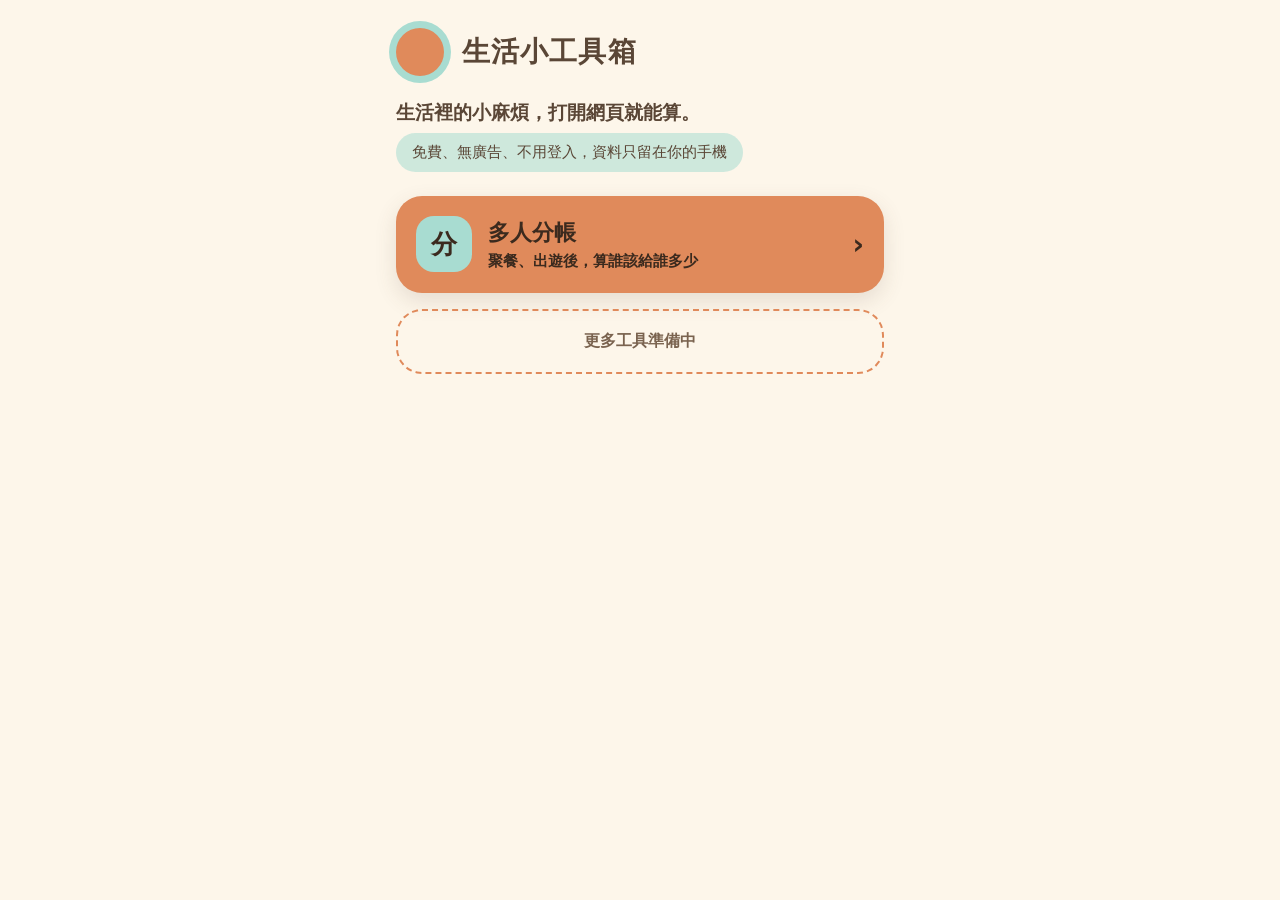
<file: index.html>
<!doctype html>
<html lang="zh-Hant">
<head>
<meta charset="utf-8">
<meta name="viewport" content="width=device-width, initial-scale=1">
<meta name="color-scheme" content="light">
<title>小工具箱</title>
<link rel="stylesheet" href="shared/shell.css?v=20261121222228">
<style>
.home{max-width:520px;margin:0 auto;padding:28px 16px 0}
.logo{width:48px;height:48px;border-radius:50%;background:var(--org);box-shadow:0 0 0 7px var(--mint);flex:none}
.top{display:flex;align-items:center;gap:18px;margin-bottom:22px}
.top h1{font-size:28px;font-weight:800;letter-spacing:.04em;line-height:1.2}
.tag{font-size:19px;font-weight:700;line-height:1.5;margin-bottom:6px}
.pill{display:inline-block;background:rgba(168,220,209,.55);border-radius:999px;padding:8px 16px;font-size:15px;margin-bottom:24px}
.tool{display:flex;align-items:center;gap:16px;text-decoration:none;background:var(--org);color:var(--on-org);border-radius:26px;padding:20px;box-shadow:0 8px 22px rgba(90,70,54,.14);margin-bottom:16px}
.tool .ico{width:56px;height:56px;border-radius:18px;background:var(--mint);display:grid;place-items:center;font-size:26px;font-weight:800;flex:none}
.tool b{display:block;font-size:22px}
.tool span{font-size:15px;font-weight:600}
.tool .go{margin-left:auto;font-size:28px;font-weight:800}
.soon{border:2px dashed var(--org);border-radius:26px;padding:18px;text-align:center;color:var(--muted);font-weight:700}
</style>
</head>
<body>
<main class="home" id="main">
  <div class="top"><span class="logo" aria-hidden="true"></span><h1 data-brand>小工具箱</h1></div>
  <p class="tag">生活裡的小麻煩，打開網頁就能算。</p>
  <p class="pill">免費、無廣告、不用登入，資料只留在你的手機</p>
  <a class="tool" href="split/index.html">
    <span class="ico" aria-hidden="true">分</span>
    <span><b>多人分帳</b><span>聚餐、出遊後，算誰該給誰多少</span></span>
    <span class="go" aria-hidden="true">&rsaquo;</span>
  </a>
  <p class="soon">更多工具準備中</p>
</main>
<noscript><p style="padding:16px">需要開啟 JavaScript 才能使用。</p></noscript>
<script type="module">
import { BRAND } from './shared/shell.js';
document.title = BRAND;
</script>
</body>
</html>
</file>
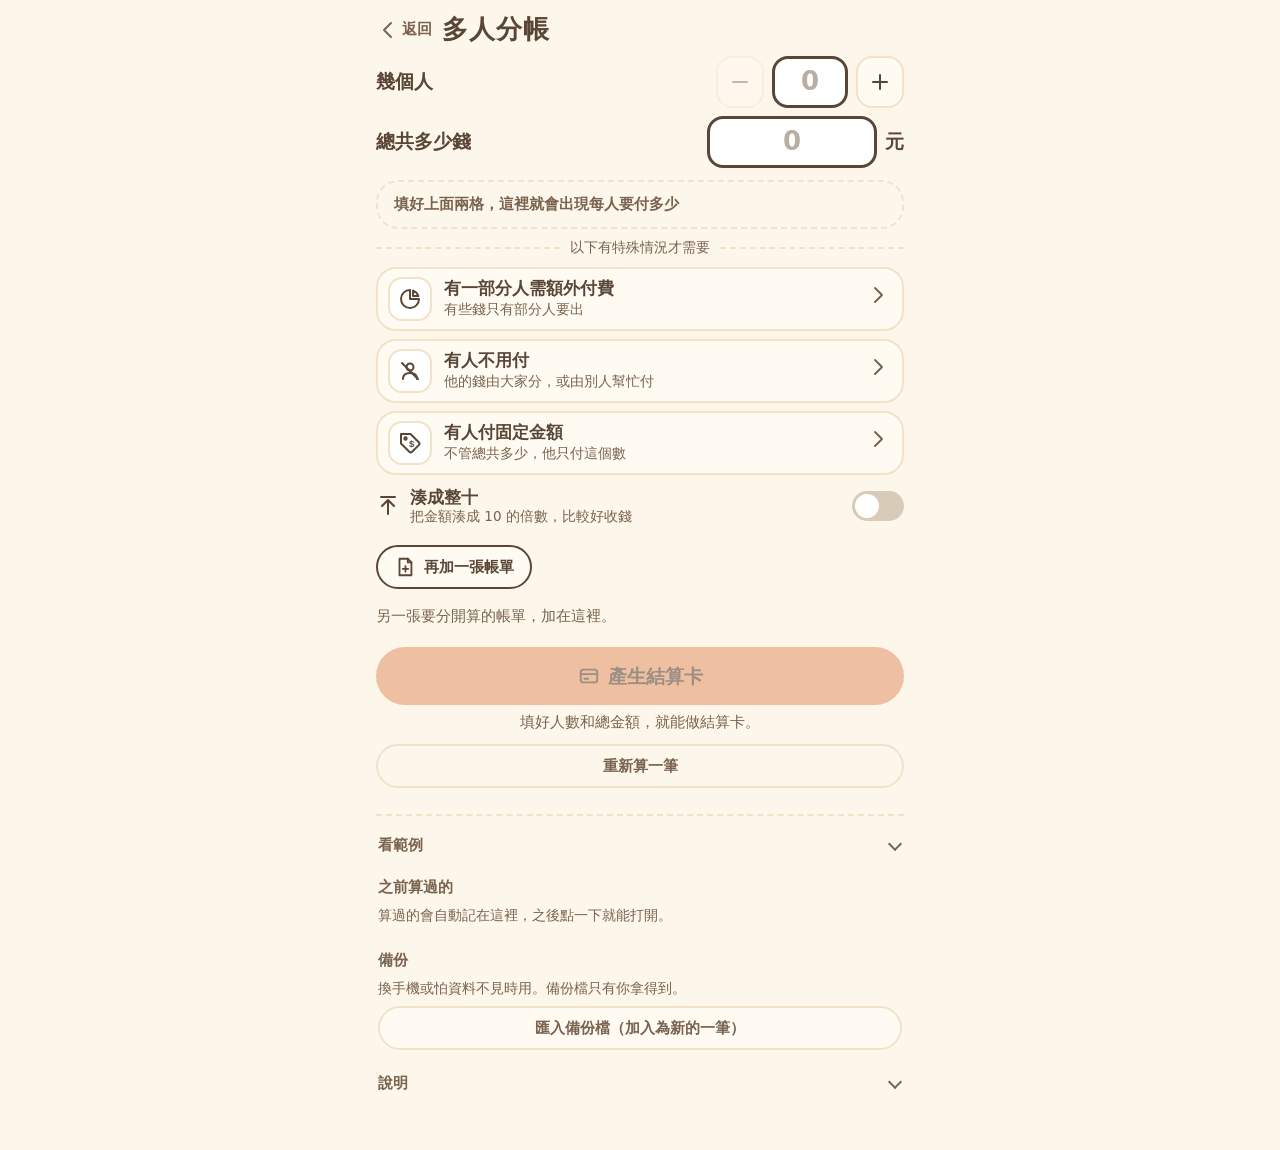
<file: split/index.html>
<!doctype html>
<html lang="zh-Hant">
<head>
<meta charset="utf-8">
<meta name="viewport" content="width=device-width, initial-scale=1">
<meta name="color-scheme" content="light">
<meta name="description" content="聚餐、出遊現場輸入人數和金額，立刻算出每人多少。不用下載、不用登入、沒有廣告，資料只留在你的手機。">
<title>多人分帳</title>
<link rel="stylesheet" href="../shared/shell.css?v=20261121222228">
<link rel="stylesheet" href="split.css?v=20261121222228">
</head>
<body>
<a class="skip" href="#main">跳到主要內容</a>
<div id="app"></div>
<noscript><p style="padding:16px">需要開啟 JavaScript 才能使用。</p></noscript>
<div id="toast" role="status" aria-live="polite"></div>

<dialog id="dlgText" aria-labelledby="dtTitle">
  <form method="dialog" id="dtForm" novalidate>
    <div class="dlg-head"><h2 id="dtTitle"></h2><button type="button" class="dlg-x" data-close aria-label="關閉">&times;</button></div>
    <div class="dlg-body">
      <p id="dtNote" class="dlg-note" hidden></p>
      <label for="dtInput" id="dtLabel" class="lbl"></label>
      <input id="dtInput" type="text" autocomplete="off" maxlength="40">
      <div class="field" id="dtDateWrap" hidden style="margin-top:12px">
        <label for="dtDate">活動日期</label>
        <input id="dtDate" type="date">
      </div>
      <p id="dtErr" class="err" role="alert" hidden></p>
    </div>
    <div class="dlg-foot">
      <button type="button" class="btn danger" id="dtRemove" hidden>移除</button>
      <button type="button" class="btn ghost" data-close>取消</button>
      <button type="submit" class="btn primary" id="dtOk">確定</button>
    </div>
  </form>
</dialog>

<dialog id="dlgTwo" class="top" aria-labelledby="twTitle" aria-describedby="twBody">
  <form method="dialog" id="twForm" novalidate>
    <div class="dlg-head"><h2 id="twTitle">一次只能算一種情況</h2><button type="button" class="dlg-x" data-close aria-label="關閉">&times;</button></div>
    <div class="dlg-body"><p id="twBody">要兩種一起算，需要先有名單，才分得出是哪幾個人。</p></div>
    <div class="dlg-foot stack">
      <button type="button" class="btn primary" id="twBoth">兩種一起算（建立名單）</button>
      <button type="button" class="btn ghost" id="twOnly">只算新的這一種</button>
      <button type="button" class="btn ghost" data-close id="twCancel">取消</button>
    </div>
  </form>
</dialog>

<dialog id="dlgName" class="top" aria-labelledby="nmTitle">
  <form method="dialog" id="nmForm" novalidate>
    <div class="dlg-head"><h2 id="nmTitle">改名字</h2><button type="button" class="dlg-x" data-close aria-label="關閉">&times;</button></div>
    <div class="dlg-body">
      <label for="nmInput" class="lbl">名字（最多 12 字）</label>
      <input id="nmInput" type="text" autocomplete="off" maxlength="12" enterkeyhint="done">
      <p id="nmNote" class="dlg-hint"></p>
    </div>
    <div class="dlg-foot">
      <button type="button" class="btn ghost" data-close>取消</button>
      <button type="submit" class="btn primary" id="nmOk">確定</button>
    </div>
  </form>
</dialog>

<dialog id="dlgConfirm" aria-labelledby="dcTitle" aria-describedby="dcBody">
  <form method="dialog">
    <div class="dlg-head"><h2 id="dcTitle"></h2></div>
    <div class="dlg-body"><p id="dcBody"></p></div>
    <div class="dlg-foot">
      <button type="button" class="btn ghost" data-close id="dcCancel">取消</button>
      <button type="submit" class="btn primary" id="dcOk" value="ok">確定</button>
    </div>
  </form>
</dialog>

<dialog id="dlgGone" aria-labelledby="dgTitle" aria-describedby="dgBody">
  <form method="dialog">
    <div class="dlg-head"><h2 id="dgTitle"></h2></div>
    <div class="dlg-body"><p id="dgBody"></p></div>
    <div class="dlg-foot">
      <button type="submit" class="btn ghost" id="dgDrop" value="drop">不用了</button>
      <button type="submit" class="btn primary" id="dgKeep" value="keep">留下來</button>
    </div>
  </form>
</dialog>

<dialog id="dlgRevive" aria-labelledby="drTitle" aria-describedby="drBody">
  <form method="dialog">
    <div class="dlg-head"><h2 id="drTitle"></h2></div>
    <div class="dlg-body"><p id="drBody"></p></div>
    <div class="dlg-foot">
      <button type="submit" class="btn danger" id="drDelete" value="delete">還是刪除</button>
      <button type="submit" class="btn primary" id="drKeep" value="keep">保留別處的修改</button>
    </div>
  </form>
</dialog>

<dialog id="dlgExp" aria-labelledby="exTitle">
  <form method="dialog" id="exForm" novalidate>
    <div class="dlg-head"><h2 id="exTitle">新增支出</h2><button type="button" class="dlg-x" data-close aria-label="關閉">&times;</button></div>
    <div class="dlg-body">
      <div class="field">
        <label for="exName">這筆是什麼</label>
        <input id="exName" type="text" maxlength="60" autocomplete="off" placeholder="例如：晚餐">
      </div>
      <div class="field">
        <label for="exAmt">金額（元）</label>
        <input id="exAmt" type="text" inputmode="numeric" autocomplete="off" placeholder="例如：1,200" aria-describedby="exAmtErr">
        <p id="exAmtErr" class="field-err" hidden></p>
      </div>
      <div class="field">
        <label for="exPayer">誰先付的</label>
        <select id="exPayer"></select>
      </div>
      <fieldset class="split">
        <legend>這筆有誰分</legend>
        <p class="hint" id="exHint">點名字加入或拿掉，亮起來的人就是有分的。</p>
        <div id="exWho" class="who"></div>
        <details id="exAdv" class="adv">
          <summary>有人付固定金額或份數不同<span class="chev" aria-hidden="true"></span></summary>
          <div id="exRows"></div>
        </details>
      </fieldset>
      <section class="preview" aria-live="polite" aria-label="這筆怎麼分">
        <div id="exPreview"></div>
      </section>
    </div>
    <div class="dlg-foot">
      <button type="button" class="btn ghost" data-close>取消</button>
      <button type="button" class="btn ghost" id="exDraft" hidden>先存成草稿</button>
      <button type="submit" class="btn primary" id="exOk">完成</button>
    </div>
  </form>
</dialog>

<dialog id="dlgCard" aria-labelledby="ckTitle">
  <form method="dialog">
    <div class="dlg-head"><h2 id="ckTitle">結算卡</h2><button type="button" class="dlg-x" data-close aria-label="關閉">&times;</button></div>
    <div class="dlg-body">
      <div class="seg two" id="ckKinds" role="radiogroup" aria-label="結算卡樣式">
        <label class="seg-opt"><input type="radio" name="ckKind" value="compact" checked><span>精簡版</span></label>
        <label class="seg-opt"><input type="radio" name="ckKind" value="detail"><span>明細版</span></label>
      </div>
      <p class="hint" id="ckHint"></p>
      <div class="cardview" tabindex="0" aria-label="結算卡預覽，可捲動"><img id="ckImg" alt=""></div>
      <p class="hint" id="ckNote">圖上有成員暱稱和金額，傳出去前請先看一眼。</p>
    </div>
    <div class="dlg-foot">
      <button type="button" class="btn ghost" data-close>關閉</button>
      <button type="button" class="btn ghost" id="ckShare" hidden>分享</button>
      <button type="button" class="btn primary" id="ckSave">存成圖片</button>
    </div>
  </form>
</dialog>

<script type="module" src="app.js?v=20261121222228"></script>
</body>
</html>
</file>
<file: shared/shell.css>
/* 全站共用外殼與設計變數（暖陽） */
:root{
  --bg:#FDF6EA;--ink:#5A4636;--muted:#7A634F;--org:#E08A5B;--org-dark:#B96A3E;--mint:#A8DCD1;
  --panel:#FFFBF3;--edge:#F2E2C8;--on-org:#3B2A1E;--warn-bg:#FDECE8;--warn:#9B2F20;--focus:#2563eb;
  --font:"Microsoft JhengHei","Noto Sans TC","PingFang TC","Heiti TC",system-ui,sans-serif;
  --mono:"Cascadia Mono",Consolas,"SF Mono",Menlo,"Courier New",monospace;
}
*{box-sizing:border-box;margin:0;padding:0}
html{-webkit-text-size-adjust:100%;background:var(--bg)}
body{font:16px/1.55 var(--font);background:var(--bg);color:var(--ink);min-height:100vh;padding-bottom:40px;overflow-wrap:anywhere}
ul,ol{list-style:none}
button,input,select{font:inherit;color:inherit}
button{cursor:pointer}
button:disabled{cursor:not-allowed}
a{color:inherit}
:focus-visible{outline:3px solid var(--focus);outline-offset:2px}
.back{display:inline-flex;align-items:center;min-height:44px;margin:-10px 0}
.sr-only{position:absolute;width:1px;height:1px;overflow:hidden;clip:rect(0 0 0 0);white-space:nowrap}
.skip{position:absolute;left:8px;top:-60px;background:#fff;padding:10px 14px;border-radius:12px;z-index:50}
.skip:focus{top:8px}
.amt{font-variant-numeric:tabular-nums;white-space:nowrap}
.muted{color:var(--muted)}

.btn{display:inline-flex;align-items:center;justify-content:center;gap:8px;min-height:48px;padding:10px 20px;font-weight:700;border:2px solid transparent;border-radius:999px;background:#fff;text-decoration:none;line-height:1.2}
.btn.primary{background:var(--org);color:var(--on-org);box-shadow:0 4px 0 var(--org-dark)}
.btn.primary:active{transform:translateY(2px);box-shadow:0 2px 0 var(--org-dark)}
.btn.ghost{background:#fff;border-color:var(--org)}
.btn.danger{background:#fff;border-color:var(--warn);color:var(--warn)}
.btn.small{min-height:44px;padding:6px 16px;font-size:15px}
.btn:disabled,.btn[aria-disabled="true"]{opacity:.5;box-shadow:none}

.sec{background:var(--panel);border:2px solid var(--edge);border-radius:26px;padding:18px;margin-bottom:16px;box-shadow:0 8px 22px rgba(90,70,54,.08)}
.sec-title{font-size:18px;font-weight:800;margin-bottom:12px;display:flex;align-items:center;gap:8px}
.sec-title::before{content:"";width:12px;height:12px;border-radius:50%;background:var(--org);flex:none}

.field label,label.lbl{display:block;font-weight:700;font-size:15px;margin-bottom:4px}
input[type="text"],input[type="search"],input[type="date"],input:not([type]),select{width:100%;min-height:48px;padding:8px 14px;border:2px solid var(--edge);border-radius:16px;background:#fff}
input:focus-visible,select:focus-visible{border-color:var(--org)}

dialog{border:2px solid var(--edge);border-radius:26px;background:var(--panel);color:var(--ink);padding:0;width:min(560px,calc(100vw - 20px));max-height:calc(100dvh - 20px);margin:auto;box-shadow:0 24px 60px rgba(59,42,30,.35)}
dialog[open]{display:flex;flex-direction:column;overflow:hidden;animation:pop .16s ease-out}
dialog::backdrop{background:rgba(59,42,30,.5)}
.dlg-head{display:flex;align-items:center;justify-content:space-between;gap:12px;padding:16px 18px 8px}
.dlg-head h2{font-size:20px;font-weight:800}
.dlg-x{width:44px;height:44px;border-radius:50%;border:2px solid var(--edge);background:#fff;font-size:22px;line-height:1;flex:none}
.dlg-body{padding:8px 18px 14px;overflow-y:auto;flex:1 1 auto;min-height:0}
.dlg-head,.dlg-foot{flex:none}
dialog form{display:flex;flex-direction:column;min-height:0;max-height:calc(100dvh - 20px)}
.dlg-foot{display:flex;flex-wrap:wrap;gap:10px;justify-content:flex-end;padding:12px 18px 16px;border-top:2px dashed var(--edge)}
.err{color:var(--warn);background:var(--warn-bg);border-radius:14px;padding:10px 12px;font-size:15px;font-weight:600}

#toast{position:fixed;left:50%;bottom:92px;transform:translateX(-50%);max-width:min(440px,calc(100vw - 32px));background:var(--ink);color:#FFFBF3;border-radius:999px;padding:10px 20px;font-weight:700;font-size:15px;z-index:100;opacity:0;pointer-events:none;transition:opacity .2s;text-align:center}
#toast.show{opacity:1}

@keyframes pop{from{opacity:0;transform:translateY(8px) scale(.98)}to{opacity:1;transform:none}}
@media (prefers-reduced-motion:reduce){
  *,*::before,*::after{animation:none!important;transition:none!important;scroll-behavior:auto!important}
}
</file>
<file: split/split.css>
/* 多人分帳頁面樣式（暖陽） */
.stage{display:grid;grid-template-columns:minmax(0,1fr);max-width:456px;margin:0 auto;padding:0 16px;gap:20px}
.app{padding-top:14px;outline:none}
@media (min-width:900px){
  .stage{max-width:960px;grid-template-columns:minmax(0,456px) minmax(0,400px);justify-content:center;align-items:start;gap:48px}
  .cardcol{position:sticky;top:20px;padding-top:14px}
}
.cardcol .sec{text-align:center}
@media (max-width:899px){.cardcol{display:none}}

.head{display:grid;grid-template-columns:auto 1fr;column-gap:14px;align-items:center;padding:6px 4px 16px}
.logo{width:46px;height:46px;border-radius:50%;background:var(--org);box-shadow:0 0 0 6px var(--mint)}
.head h1{font-size:30px;font-weight:800;letter-spacing:.04em;line-height:1.2}
.head .back{font-size:14px;font-weight:700;color:var(--muted);text-decoration:none}
.trust{grid-column:1/-1;margin-top:12px;display:flex;align-items:center;gap:8px;font-size:14.5px;text-wrap:balance;background:rgba(168,220,209,.5);border-radius:999px;padding:8px 14px}
.tick{width:18px;height:18px;border-radius:50%;background:var(--ink);position:relative;flex:none}
.tick::after{content:"";position:absolute;left:6px;top:3px;width:5px;height:9px;border-right:2px solid var(--mint);border-bottom:2px solid var(--mint);transform:rotate(40deg)}

.notice{background:#FFF1D6;border:2px solid #F0D49A;border-radius:18px;padding:10px 14px;margin-bottom:14px;font-size:15px;font-weight:600}

/* 空白狀態 */
.hero h2{font-size:22px;font-weight:800;line-height:1.35;margin-bottom:14px}
.steps{display:grid;gap:10px;margin-bottom:18px}
.steps li{display:flex;align-items:center;gap:14px;background:#fff;border:2px solid var(--edge);border-radius:20px;padding:10px 14px}
.steps b{width:38px;height:38px;border-radius:50%;background:var(--mint);display:grid;place-items:center;font-size:19px;font-weight:800;flex:none}
.steps li:nth-child(2) b{background:#F7E2A0}
.steps li:nth-child(3) b{background:#F6C9A9}
.steps span{font-weight:800;font-size:17px;line-height:1.35}
.steps small{display:block;font-weight:600;font-size:14.5px;color:var(--muted)}
.hero .row{display:grid;grid-template-columns:1fr 1fr;gap:12px}
.hero .after{margin-top:12px;font-size:14.5px;color:var(--muted)}

/* 活動卡 */
.event{background:var(--org);border-color:var(--org);color:var(--on-org)}
.event .label{font-size:15px;font-weight:700;opacity:.85}
.ev-name{font-size:28px;font-weight:800;line-height:1.25}
.ev-meta{font-size:15px;font-weight:600;margin-bottom:12px}
.event .tools{display:flex;flex-wrap:wrap;gap:8px}
.event .btn{border-color:rgba(59,42,30,.35);font-size:15px;min-height:44px;padding:6px 14px}
.event .pick{margin-bottom:10px}
.event .pick label{font-size:14px;font-weight:700;display:block}
.event select{background:#fff;border-color:transparent}

/* 成員 */
.chips{display:flex;flex-wrap:wrap;gap:8px;margin-bottom:12px}
.chip{display:inline-flex;align-items:center;gap:8px;min-height:44px;background:#fff;border:2px solid var(--edge);border-radius:999px;padding:4px 14px 4px 5px;font-weight:700}
.av{width:32px;height:32px;border-radius:50%;display:grid;place-items:center;font-size:16px;font-weight:800;background:var(--mint);flex:none}
.c1 .av{background:#F6C9A9}.c2 .av{background:#F7E2A0}.c3 .av{background:#F3B8B0}.c4 .av{background:#CFE3B4}
.addrow{display:grid;grid-template-columns:1fr auto;gap:8px;align-items:end}
.addrow label{grid-column:1/-1;font-weight:700;font-size:15px;margin-bottom:-4px}
.hint{font-size:14.5px;color:var(--muted);margin:6px 0}
.empty-note{font-size:15px;color:var(--muted);padding:6px 2px}

/* 支出 */
.exp{background:#fff;border:2px solid var(--edge);border-radius:20px;padding:4px 14px;margin-bottom:10px}
.exp[open]{border-color:var(--org)}
.exp.bad{border-color:var(--warn)}
.exp summary{list-style:none;display:flex;align-items:center;gap:12px;cursor:pointer;min-height:64px;padding:6px 0}
.exp summary::-webkit-details-marker{display:none}
.ico{width:42px;height:42px;flex:none;border-radius:14px;background:var(--mint);display:grid;place-items:center;font-weight:800;font-size:17px}
.exp.bad .ico{background:#F3B8B0}
.exp-main{display:flex;flex-direction:column;flex:1;min-width:0}
.exp-title{font-weight:800;font-size:17px;white-space:nowrap;overflow:hidden;text-overflow:ellipsis}
.exp-meta{font-size:14.5px;color:var(--muted);white-space:nowrap;overflow:hidden;text-overflow:ellipsis}
.exp.bad .exp-meta{color:var(--warn);font-weight:700}
.exp-amt{font-size:22px;font-weight:800}
.chev{width:10px;height:10px;border-right:2px solid currentColor;border-bottom:2px solid currentColor;transform:rotate(45deg);margin:-4px 2px 0 4px;flex:none;transition:transform .15s}
details[open]>summary .chev{transform:rotate(225deg);margin-top:4px}
.exp-body{padding:12px 0 8px;border-top:2px dashed var(--edge)}
.how{background:#FFF1D6;border-radius:14px;padding:10px 12px;font-size:15px;display:grid;gap:4px}
.how.bad{background:var(--warn-bg);color:var(--warn);font-weight:600}
.shares{display:grid;grid-template-columns:1fr 1fr;gap:8px;margin:10px 0}
.shares li{display:flex;justify-content:space-between;gap:6px;background:var(--panel);border-radius:12px;padding:6px 12px;font-size:15px}
.shares .amt{font-weight:800}
.exp-act{display:flex;gap:8px;flex-wrap:wrap}

/* 結算 */
.settle{width:100%;border-collapse:separate;border-spacing:0 8px}
.settle th,.settle td{text-align:right}
.settle th:first-child{text-align:left}
.settle thead th{font-size:14.5px;color:var(--muted);font-weight:700;padding:0 8px}
.settle tbody th,.settle td{background:#fff;padding:10px 8px;font-size:16px}
.settle tbody th{border-radius:16px 0 0 16px;font-weight:800;padding-left:12px}
.settle td:last-child{border-radius:0 16px 16px 0;padding-right:12px}
.settle td.amt{font-weight:700}
.diff .tag{display:inline-block;font-size:14px;font-weight:800;border-radius:999px;padding:0 10px}
.diff.in .tag{background:var(--mint)}
.diff.out .tag{background:#F6C9A9}
.diff.zero .tag{background:var(--edge)}
.diff .amt{display:block;font-weight:800;font-size:18px}
.xfer li{display:flex;align-items:center;gap:10px;background:rgba(168,220,209,.5);border-radius:20px;padding:12px 16px;margin-bottom:10px;font-weight:800;font-size:18px}
.xfer .amt{margin-left:auto;font-size:26px}
.xfer .who{min-width:0;overflow-wrap:anywhere}
.arrow{display:inline-block;position:relative;width:26px;height:14px;flex:none}
.arrow::before{content:"";position:absolute;left:0;right:3px;top:6px;height:2px;background:currentColor}
.arrow::after{content:"";position:absolute;right:2px;top:2px;width:8px;height:8px;border-top:2px solid currentColor;border-right:2px solid currentColor;transform:rotate(45deg)}
.alldone{display:flex;align-items:center;gap:12px;background:rgba(168,220,209,.5);border-radius:20px;padding:14px 16px;font-weight:800;font-size:18px}
.banner-bad{margin-bottom:10px}

/* 底部動作列 */
.bar{position:sticky;bottom:0;z-index:4;display:grid;grid-template-columns:1fr 1.2fr;gap:12px;padding:12px 0 calc(12px + env(safe-area-inset-bottom));background:linear-gradient(to top,var(--bg) 70%,rgba(253,246,234,0));margin-bottom:10px}
.bar .why{grid-column:1/-1;font-size:14.5px;font-weight:600;color:var(--muted);text-align:center;margin-top:-4px}

/* 備份與說明 */
.tools-row{display:grid;gap:10px}
.btn input[type=file]{position:absolute;width:1px;height:1px;opacity:0;overflow:hidden}
label.btn{position:relative;cursor:pointer}
label.btn:focus-within{outline:3px solid var(--focus);outline-offset:2px}
.help details{background:#fff;border:2px solid var(--edge);border-radius:18px;margin-bottom:8px}
.help summary{list-style:none;cursor:pointer;min-height:48px;display:flex;align-items:center;justify-content:space-between;padding:8px 14px;font-weight:800}
.help summary::-webkit-details-marker{display:none}
.help details[open]>summary .chev{transform:rotate(225deg);margin-top:4px}
.help .txt{padding:0 14px 12px;font-size:15px;display:grid;gap:6px}
.help ol,.help ul.dots{padding-left:1.3em;list-style:decimal;display:grid;gap:4px}
.help ul.dots{list-style:disc}
.foot-note{text-align:center;font-size:13.5px;color:var(--muted);margin:14px 0 6px}

/* 對話框內 */
.dlg-note{background:#FFF1D6;border-radius:14px;padding:10px 12px;margin-bottom:10px;font-size:15px}
#dtErr,.field-err{margin-top:6px;color:var(--warn);font-size:14.5px;font-weight:700}
.field{margin-bottom:12px}
fieldset.split{border:0;margin-top:4px}
fieldset.split legend{font-weight:800;font-size:16px;margin-bottom:6px}
.seg{display:grid;grid-template-columns:repeat(3,1fr);gap:6px;background:var(--edge);border-radius:18px;padding:4px}
.seg.two{grid-template-columns:1fr 1fr;margin-bottom:6px}
.seg-opt{position:relative;display:block}
.seg-opt input{position:absolute;opacity:0;inset:0;width:100%;height:100%;margin:0;cursor:pointer}
.seg-opt span{display:flex;align-items:center;justify-content:center;text-align:center;min-height:46px;padding:4px 6px;border-radius:14px;font-weight:700;font-size:15px;line-height:1.2}
.seg-opt input:checked+span{background:#fff;box-shadow:0 0 0 2px var(--ink)}
.seg-opt input[value="share"]:checked+span,.seg-opt input[value="equal"]:checked+span,.seg-opt input[value="compact"]:checked+span{background:var(--mint)}
.seg-opt input[value="fixed"]:checked+span,.seg-opt input[value="shares"]:checked+span,.seg-opt input[value="detail"]:checked+span{background:#F6C9A9}
.seg-opt input[value="none"]:checked+span{background:#fff}
.seg-opt input:focus-visible+span{outline:3px solid var(--focus);outline-offset:1px}
.mrow{background:#fff;border:2px solid var(--edge);border-radius:18px;padding:8px 10px 10px;margin-bottom:8px}
.mrow.off .mname{opacity:.6}
.mhead{display:flex;justify-content:space-between;align-items:center;gap:8px;margin-bottom:6px}
.mname{font-weight:800}
.mamt{font-weight:800;font-size:15px;white-space:nowrap}
.extra{display:flex;align-items:center;gap:8px;margin-top:8px}
.extra[hidden]{display:none}
.extra input{max-width:150px}
.extra .unit{font-weight:700;font-size:15px}
.extra .what{font-size:14.5px;color:var(--muted);font-weight:700}
.preview{margin-top:12px}
.pv-how{background:#FFF1D6;border-radius:14px;padding:10px 12px;font-size:15px;display:grid;gap:4px;margin-bottom:8px}
.pv-err{display:grid;gap:4px}
.pv-err p+p{margin-top:2px}
.pv-title{font-weight:800;font-size:15px;margin:4px 0}
.pv-draft{font-size:14.5px;color:var(--muted);margin-top:8px}

.cardview{max-height:min(56dvh,640px);overflow:auto;border-radius:16px;background:var(--edge);padding:8px;margin-top:6px}
.cardview img{display:block;width:100%;height:auto;border-radius:6px}
.cardcol img.pv{display:block;width:100%;height:auto;border-radius:6px;margin-bottom:12px;box-shadow:0 10px 24px rgba(90,70,54,.2)}
.cardcol p{font-size:15px;color:var(--muted);margin-bottom:10px}
.btn[hidden]{display:none}

/* ===== 第二版：現場算錢 ===== */
.stage.solo{max-width:520px;grid-template-columns:minmax(0,1fr)}
@media (min-width:900px){.stage.solo{max-width:560px;grid-template-columns:minmax(0,1fr);gap:20px}}
.to-quick{margin-bottom:12px}
.btn.wide{width:100%}
.btn[disabled]{opacity:.5}

/* 快速計算：樣式乙（直排清單）＋填空句。圖示一律畫在頁面裡 */
:root{--res-bg:#DDF2EC;--res-edge:#7CC4B5;--res-ink:#1F5F54}
svg.i{width:24px;height:24px;fill:none;stroke:currentColor;stroke-width:2;stroke-linecap:round;stroke-linejoin:round;flex:none}
.qapp{padding-top:6px}
.qtop{display:flex;align-items:center;gap:10px;min-height:48px}
.qtop .back{margin:0;min-width:44px;gap:2px;font-size:15px;font-weight:700;color:var(--muted);text-decoration:none}
.qtop h1{font-size:26px;font-weight:800;letter-spacing:.04em;line-height:1.2}
.qbill{margin-bottom:14px}
.qhead{display:flex;align-items:center;justify-content:space-between;gap:10px;margin:8px 0}
.qtitle{font-size:20px;font-weight:800}

/* 層級一：要填的（大字、白底、粗框） */
.qf{display:flex;align-items:center;justify-content:space-between;gap:12px;min-height:56px;margin-bottom:4px}
.qf .lbl{font-size:19px;font-weight:800;margin:0}
.qbill input.fill{width:100px;min-height:52px;padding:2px 8px;border:3px solid var(--ink);border-radius:16px;background:#fff;font-size:24px;font-weight:800;text-align:center;font-variant-numeric:tabular-nums;line-height:1.2}
.qbill input.fill::placeholder{color:#B9AE9F;font-weight:600}
.qbill input.fill:focus{border-color:var(--org);box-shadow:0 0 0 4px rgba(224,138,91,.35);outline:none}
.qbill input.fill[aria-invalid="true"]{border-color:var(--warn)}
.qbill input.fill:disabled{opacity:.5}
.qbill input.fill.w1{width:104px}
.qbill input.fill.w2{width:56px}
.qbill .qf input.fill{font-size:26px}
.stepper{display:flex;align-items:center;gap:8px}
.stepper .step{width:48px;height:52px;border-radius:16px;border:2px solid var(--edge);background:var(--panel);display:grid;place-items:center;color:var(--ink)}
.stepper .step:active:not(:disabled){background:var(--mint)}
.stepper .step:disabled{opacity:.35}
.qbill .stepper input.fill{width:76px}
.money{display:flex;align-items:center;gap:8px;font-size:19px;font-weight:800}
.qbill .money input.tot{width:170px}
.mfield{min-width:0}
.mhint{color:var(--warn);font-size:13.5px;font-weight:700;margin:2px 0 4px;line-height:1.4}
.mhint[hidden]{display:none}

/* 結果區：黏在畫面頂端。要有不透明的底色，才不會透出下面的字；上面 8px 用同底色遮住 */
.result{position:sticky;top:8px;z-index:6;margin:10px 0 8px;border-radius:22px;box-shadow:0 -8px 0 4px var(--bg)}
.result[data-state="ok"]{background:var(--res-bg);border:2px solid var(--res-edge);padding:12px 16px;color:var(--res-ink)}
.result[data-state="wait"]{background:#F2F5EB;border:2px dashed #9FCFC4;padding:12px 16px;color:#5F8F86}
.result[data-state="error"]{background:var(--warn-bg);border:2px solid #E7B4AA;padding:10px 14px;color:var(--warn)}
.result[data-state="empty"]{position:static;box-shadow:none;background:none;border:2px dashed var(--edge);padding:12px 16px;color:var(--muted)}
.result.tall{position:static}
.r-hint{font-size:15px;font-weight:600;line-height:1.4}
.r-err{font-size:17px;font-weight:700;line-height:1.4}
.result .big{font-size:38px;font-weight:800;line-height:1.15;font-variant-numeric:tabular-nums}
.result .mid2{font-size:24px;font-weight:800;line-height:1.3}
.result .sm{font-size:14.5px;margin-top:4px;font-weight:600;text-wrap:balance}
.result .ok{display:flex;align-items:center;gap:6px;font-size:14.5px;font-weight:700;margin-top:6px}
.result .ok svg.i{width:18px;height:18px}
.result .ok.info{color:var(--muted)}
.rows p{display:flex;align-items:baseline;gap:10px;font-size:25px;font-weight:800;line-height:1.35;font-variant-numeric:tabular-nums}
.rows p+p{margin-top:2px}
.rows .rw{font-size:25px;font-weight:800;white-space:nowrap;flex:none}
.rows em{font-style:normal;font-size:16px;font-weight:700;flex:1;min-width:0}
.rows b{margin-left:auto;font-size:25px;white-space:nowrap}
.rows.s3 .rw,.rows.s3 b{font-size:22px}
.rows.s3 em{font-size:15px}
.r-compact{display:none;font-size:18px;font-weight:800;line-height:1.35}
/* 打字狀態：結果縮成一行，主畫面底部多留空白讓頁面捲得動 */
body.typing .result .r-full{display:none}
body.typing .result .r-compact{display:block}
body.typing .result{position:sticky;padding:8px 16px;border-radius:16px}
body.typing .result[data-state="empty"]{display:none}
body.typing .qapp{padding-bottom:62vh}
.how-wrap{margin:-2px 0 4px}
.how-wrap[hidden]{display:none}
.how2 summary{list-style:none;cursor:pointer;min-height:44px;display:flex;align-items:center;gap:6px;font-weight:800;font-size:14px;color:var(--muted)}
.how2 summary::-webkit-details-marker{display:none}
.how2[open]>summary .chev{transform:rotate(225deg);margin-top:4px}
.how-body{display:grid;gap:4px;font-size:15px;padding:0 2px 6px}

.divider{display:flex;align-items:center;gap:10px;font-size:14px;color:var(--muted);margin:6px 0 8px}
.divider::before,.divider::after{content:"";flex:1;border-top:2px dashed var(--edge)}

/* 層級二：可選的（有圖示的情況鈕，點開就地展開成填空句） */
.cases{display:grid;gap:8px}
.case{background:var(--panel);border:2px solid var(--edge);border-radius:20px;overflow:hidden}
.case>.hd{display:flex;align-items:center;gap:12px;width:100%;min-height:60px;padding:8px 12px 8px 10px;background:none;border:0;text-align:left}
.case .ic{width:44px;height:44px;border-radius:14px;background:#fff;border:2px solid var(--edge);display:grid;place-items:center;flex:none}
.case .tx{flex:1;min-width:0;line-height:1.25}
.case .tx b{display:block;font-size:17px;font-weight:800}
.case .tx small{font-size:13.5px;color:var(--muted)}
.case .go{color:var(--muted)}
.case.open{border:3px solid var(--org)}
.case.open>.hd{background:var(--org);color:var(--on-org);min-height:56px}
.case.open .ic{background:#fff;border-color:transparent}
.cancel{display:inline-flex;align-items:center;gap:4px;min-height:44px;font-size:15px;font-weight:800;background:#fff;border:2px solid var(--ink);border-radius:999px;padding:0 16px 0 12px;color:var(--ink)}
.cancel svg.i{width:16px;height:16px}
.case .body{padding:12px 14px 12px;background:var(--panel)}
.line{display:flex;align-items:center;flex-wrap:wrap;gap:6px;font-size:20px;font-weight:800}
.line span{white-space:nowrap}
.line+.line{margin-top:10px}
.case .seg{display:grid;grid-template-columns:1fr 1fr;gap:8px;margin:10px 0 0;padding:0;background:none;border-radius:0}
.case .seg button{min-height:48px;border:2px solid var(--ink);border-radius:14px;background:#fff;font-weight:800;font-size:16px}
.case .seg button.on{background:var(--ink);color:#FFFBF3}
.case .seg+.line{margin-top:12px}
.resp{display:flex;align-items:center;gap:6px;font-size:15px;font-weight:800;color:var(--res-ink);margin:8px 2px 0}
.resp[hidden]{display:none}
.resp svg.i{width:18px;height:18px}
.note{font-size:13.5px;color:var(--muted);line-height:1.4}
.item{padding:2px 0 8px}
.item+.item{border-top:2px dashed var(--edge);padding-top:6px}
.lab{display:flex;align-items:center;justify-content:space-between;min-height:30px;font-size:14px;font-weight:800;color:var(--muted);overflow-wrap:anywhere}
.lab[hidden]{display:none}
.lab.has-del{min-height:44px}
.del{width:44px;height:44px;border-radius:50%;border:2px solid var(--edge);background:#fff;display:grid;place-items:center;color:var(--muted);flex:none}
.del svg.i{width:20px;height:20px}
.ptotal{font-weight:800;font-size:14.5px;line-height:1.4;margin-top:6px}
.ptotal:empty{display:none}
.more summary.link{list-style:none;cursor:pointer;display:flex;align-items:center;gap:6px;min-height:44px;font-size:14px;color:var(--muted);text-decoration:underline;text-underline-offset:3px}
.more summary::-webkit-details-marker{display:none}
.more summary.link svg.i{width:18px;height:18px}
.more-body{display:grid;gap:10px;padding:2px 2px 8px}
.addmore{display:grid;gap:8px;justify-items:start}
.items{display:flex;flex-wrap:wrap;gap:8px}
.item-del{min-height:44px;padding:4px 12px;border-radius:999px;border:2px solid var(--edge);background:#fff;font-weight:700;font-size:16px}
.nm-lbl{font-size:14px;font-weight:800;color:var(--muted)}
.qbill input.nm-inp{min-height:48px;font-size:17px;font-weight:700;border-radius:14px}
.chk{display:flex;align-items:center;gap:12px;min-height:44px;font-weight:700;font-size:16px;cursor:pointer}
.chk input{width:24px;height:24px;flex:none;accent-color:var(--org-dark)}
.qbill .btn.small{border-color:var(--edge);background:var(--panel);gap:8px}
.qbill .btn.small svg.i{width:20px;height:20px}
.qbill .btn.small:disabled{opacity:.45}
.addpart{margin-top:6px}
.sw{display:flex;align-items:center;gap:10px;min-height:50px;font-weight:700;margin-top:6px;cursor:pointer}
.sw .ic{flex:none;display:grid;place-items:center;width:24px}
.sw .t{flex:1;line-height:1.25;font-size:17px;font-weight:800}
.sw .t small{display:block;font-size:13.5px;font-weight:400;color:var(--muted)}
.sw input{appearance:none;-webkit-appearance:none;width:52px;height:30px;border-radius:999px;background:#d8cbb8;position:relative;flex:none;border:0;margin:0}
.sw input::after{content:"";position:absolute;left:3px;top:3px;width:24px;height:24px;border-radius:50%;background:#fff;transition:left .12s}
.sw input:checked{background:var(--ink)}
.sw input:checked::after{left:25px}
.sw input:focus-visible{outline:3px solid var(--focus);outline-offset:2px}
.qacts .btn.small{justify-self:start;border-color:var(--ink);background:var(--panel)}
.qacts .btn.small svg.i,.qacts .btn.primary svg.i{width:22px;height:22px}
.qacts .btn.primary{min-height:58px;font-size:19px;font-weight:800;margin-top:4px}

.qsum{background:var(--org);color:var(--on-org);border-radius:26px;padding:16px 18px;margin-bottom:16px}
.qsum-line{font-size:22px;font-weight:800}
.qsum .amt{font-size:34px}
.qsum .hint{color:var(--on-org)}
.qacts{display:grid;gap:10px;margin-bottom:16px}
.qacts .why{font-size:14.5px;color:var(--muted);text-align:center;margin-top:-4px}
.exs{display:grid;gap:8px}
.hist{display:grid;gap:8px}
.hrow{display:grid;grid-template-columns:minmax(0,1fr) auto;gap:8px;align-items:center}
.hopen{min-height:56px;text-align:left;background:#fff;border:2px solid var(--edge);border-radius:18px;padding:6px 14px;display:flex;flex-direction:column;justify-content:center}
.hrow.cur .hopen{border-color:var(--org)}
.ht{font-weight:800;font-size:17px;overflow-wrap:anywhere}
.ht em{white-space:nowrap;font-style:normal;font-size:12.5px;font-weight:800;background:var(--mint);border-radius:999px;padding:1px 8px;margin-left:8px}
.hs{font-size:14.5px;color:var(--muted);font-weight:600}
.seg[hidden]{display:none}

/* ===== S3：支出編輯「這筆有誰分」 ===== */
.who{display:grid;grid-template-columns:1fr 1fr;gap:8px;margin-bottom:4px}
.wbtn{min-height:56px;padding:6px 10px;border-radius:18px;border:2px solid var(--edge);background:#fff;display:flex;flex-direction:column;align-items:center;justify-content:center;text-align:center;font-weight:800;font-size:16px;line-height:1.25;color:var(--ink)}
.wbtn[aria-pressed="true"]{background:var(--mint);border-color:var(--ink);box-shadow:0 0 0 1px var(--ink)}
.wbtn[aria-pressed="false"]{color:var(--muted)}
.wname{overflow-wrap:anywhere}
.wamt{font-size:13.5px;font-weight:700;color:var(--muted)}
.wamt:empty{display:none}
.adv{margin-top:12px;background:#fff;border:2px solid var(--edge);border-radius:18px}
.adv summary{list-style:none;cursor:pointer;min-height:48px;display:flex;align-items:center;justify-content:space-between;gap:8px;padding:8px 14px;font-weight:800;font-size:15px}
.adv summary::-webkit-details-marker{display:none}
.adv[open]>summary .chev{transform:rotate(225deg);margin-top:4px}
.adv>div{padding:0 10px 4px}
.adv .mrow[hidden]{display:none}
.adv .mrow.isfixed [data-x="share"]{opacity:.45}
.adv .extra .what{min-width:64px}

/* 句子裡的空格：寬度抓到手機 390–440 寬時，「其中 ▢ 元，由 ▢ 人額外付費」可以排在同一行 */
.case .line{gap:5px}
.qbill .case .line input.fill{font-size:24px;padding:2px 4px}
.qbill .case .line input.fill.w1{width:98px}
.qbill .case .line input.fill.w2{width:50px}

/* ===== S3：名單、名字膠囊、記下來、第三層內容 ===== */
dialog.top{margin:max(12px,5vh) auto auto}
.dlg-hint{margin-top:8px;font-size:14px;color:var(--muted)}
#nmInput{font-size:18px;font-weight:700}

/* 記下來 */
.rec{margin-top:6px}
.rec-title{display:flex;align-items:center;gap:8px;font-size:18px;font-weight:800;margin:2px 0 10px}
.rec-title small{font-size:14px;font-weight:600;color:var(--muted)}
.namerow{display:flex;align-items:center;gap:10px;min-height:52px}
.namerow .k{font-weight:800;width:44px;flex:none}
.namerow .v{flex:1;min-width:0;display:flex;align-items:center;gap:8px;background:#fff;border:2px solid var(--edge);border-radius:14px;min-height:50px;padding:0 12px}
.namerow .v:focus-within{border-color:var(--org)}
.namerow input{border:0;background:none;min-height:46px;padding:0;font-size:17px;font-weight:700;border-radius:0}
.namerow input:focus-visible{outline:none}
.namerow .v svg.i{width:20px;height:20px;color:var(--muted)}
.rec .sub{font-size:16px;font-weight:800;margin:12px 0 2px}
.rec .sub .note{margin-left:8px;font-weight:600}
.roster-btn{margin-top:10px}
.rec-note{margin-top:8px}
.paylist{margin-top:6px}
.paylist li{display:flex;align-items:center;justify-content:space-between;gap:8px;min-height:46px;padding:0 2px;border-bottom:2px solid var(--edge);font-size:16px;font-weight:700}
.paylist li b{font-variant-numeric:tabular-nums;white-space:nowrap}
.paylist li.zero b{color:var(--muted)}
.paylist .nm{display:inline-flex;align-items:center;gap:6px;min-height:44px;background:none;border:0;font-weight:700;font-size:16px;text-align:left;overflow-wrap:anywhere}
.paylist .nm svg.i{width:17px;height:17px;color:#9a8672}
.rec .off-row{display:flex;align-items:center;flex-wrap:wrap;gap:4px 12px;margin-top:10px}
.linkbtn{display:inline-flex;align-items:center;min-height:44px;background:none;border:0;padding:0 2px;font-size:14px;color:var(--muted);text-decoration:underline;text-underline-offset:3px}
.linkbtn:disabled{text-decoration:none;opacity:.55}

/* 名字膠囊（有名單時，句子裡取代「▢ 人」） */
.cgroup{margin:6px 0 2px}
.chead{display:flex;align-items:center;gap:8px;min-height:22px;font-size:14px;font-weight:700;color:var(--muted)}
.pills{display:flex;flex-wrap:wrap;gap:6px;margin:2px 0 4px}
.pill{display:inline-flex;align-items:center;gap:4px;min-height:44px;padding:0 13px;border-radius:999px;border:2px solid var(--edge);background:#fff;font-size:15px;font-weight:700;color:var(--ink);overflow-wrap:anywhere;text-align:left}
.pill svg.i{width:16px;height:16px}
.pill[aria-pressed="true"]{background:var(--ink);border-color:var(--ink);color:#FFFBF3}
.pill[aria-pressed="false"]{background:transparent;border:2px dashed #cdbba3;color:var(--muted)}
.pill:disabled{border:2px solid transparent;color:#A89B88;background:repeating-linear-gradient(135deg,#EFE6D8 0 6px,#F6EFE3 6px 12px);cursor:not-allowed}
.whorow{margin:2px 0 6px}
.whorow .sub{font-size:16px;font-weight:800;margin:6px 0 0}
.sentence{font-size:20px;font-weight:800;line-height:1.35;margin:8px 0 0}
.r-row .names{font-size:14px;font-weight:600}
.rows p em.names{white-space:normal}

/* 第三層：看範例、之前算過的、備份、說明（比主要流程輕） */
.third{margin-top:26px;padding-top:8px;border-top:2px dashed var(--edge)}
.third .sec{background:none;border:0;box-shadow:none;border-radius:0;padding:4px 2px;margin-bottom:8px}
.third .sec-title{font-size:15px;font-weight:800;color:var(--muted);margin-bottom:6px}
.third .sec-title::before{display:none}
.third .hint{font-size:14px}
.third .btn{min-height:44px;font-size:15px;font-weight:600;padding:6px 16px;border-color:var(--edge);background:var(--panel);color:var(--muted)}
.third .btn.danger{color:var(--warn);border-color:#E9D2C8}
.third .hopen{min-height:48px;background:var(--panel);border-radius:14px}
.third .ht{font-size:15px;font-weight:700}
.t3d{margin-bottom:4px}
.t3d>summary{list-style:none;cursor:pointer;min-height:44px;display:flex;align-items:center;justify-content:space-between;gap:8px;padding:4px 2px;font-size:15px;font-weight:800;color:var(--muted)}
.t3d>summary::-webkit-details-marker{display:none}
.t3d[open]>summary .chev{transform:rotate(225deg);margin-top:4px}
.t3d>.t3b{padding:2px 2px 8px}
.t3d .exs .btn{justify-content:flex-start;text-align:left}
.t3d .help details{background:var(--panel)}
.ht em.legacy{background:#EFE6D8;color:var(--muted)}
.foot-note{margin-top:8px}
.rows.s3 em.names,.rows em.names{font-size:13px;line-height:1.25;font-weight:600}

/* S4：人數欄提示、不可選膠囊說明、次要按鈕、一次只能算一種的對話框 */
.chint{margin:-2px 0 6px}
.locknote{font-size:13px;color:var(--muted);margin:0 0 4px;line-height:1.4}
.locknote[hidden]{display:none}
.qacts .btn.quiet{min-height:44px;font-size:15px;font-weight:600;border-color:var(--edge);background:transparent;color:var(--muted)}
#dlgTwo .dlg-foot.stack{display:grid;grid-template-columns:1fr;gap:8px}
#dlgTwo .dlg-foot.stack .btn{width:100%}

/* S4b：點膠囊後由程式自己把被點的那顆捲回原位，關掉瀏覽器的捲動錨定，免得再疊加一次 */
html,body,.qbill{overflow-anchor:none}
</file>
